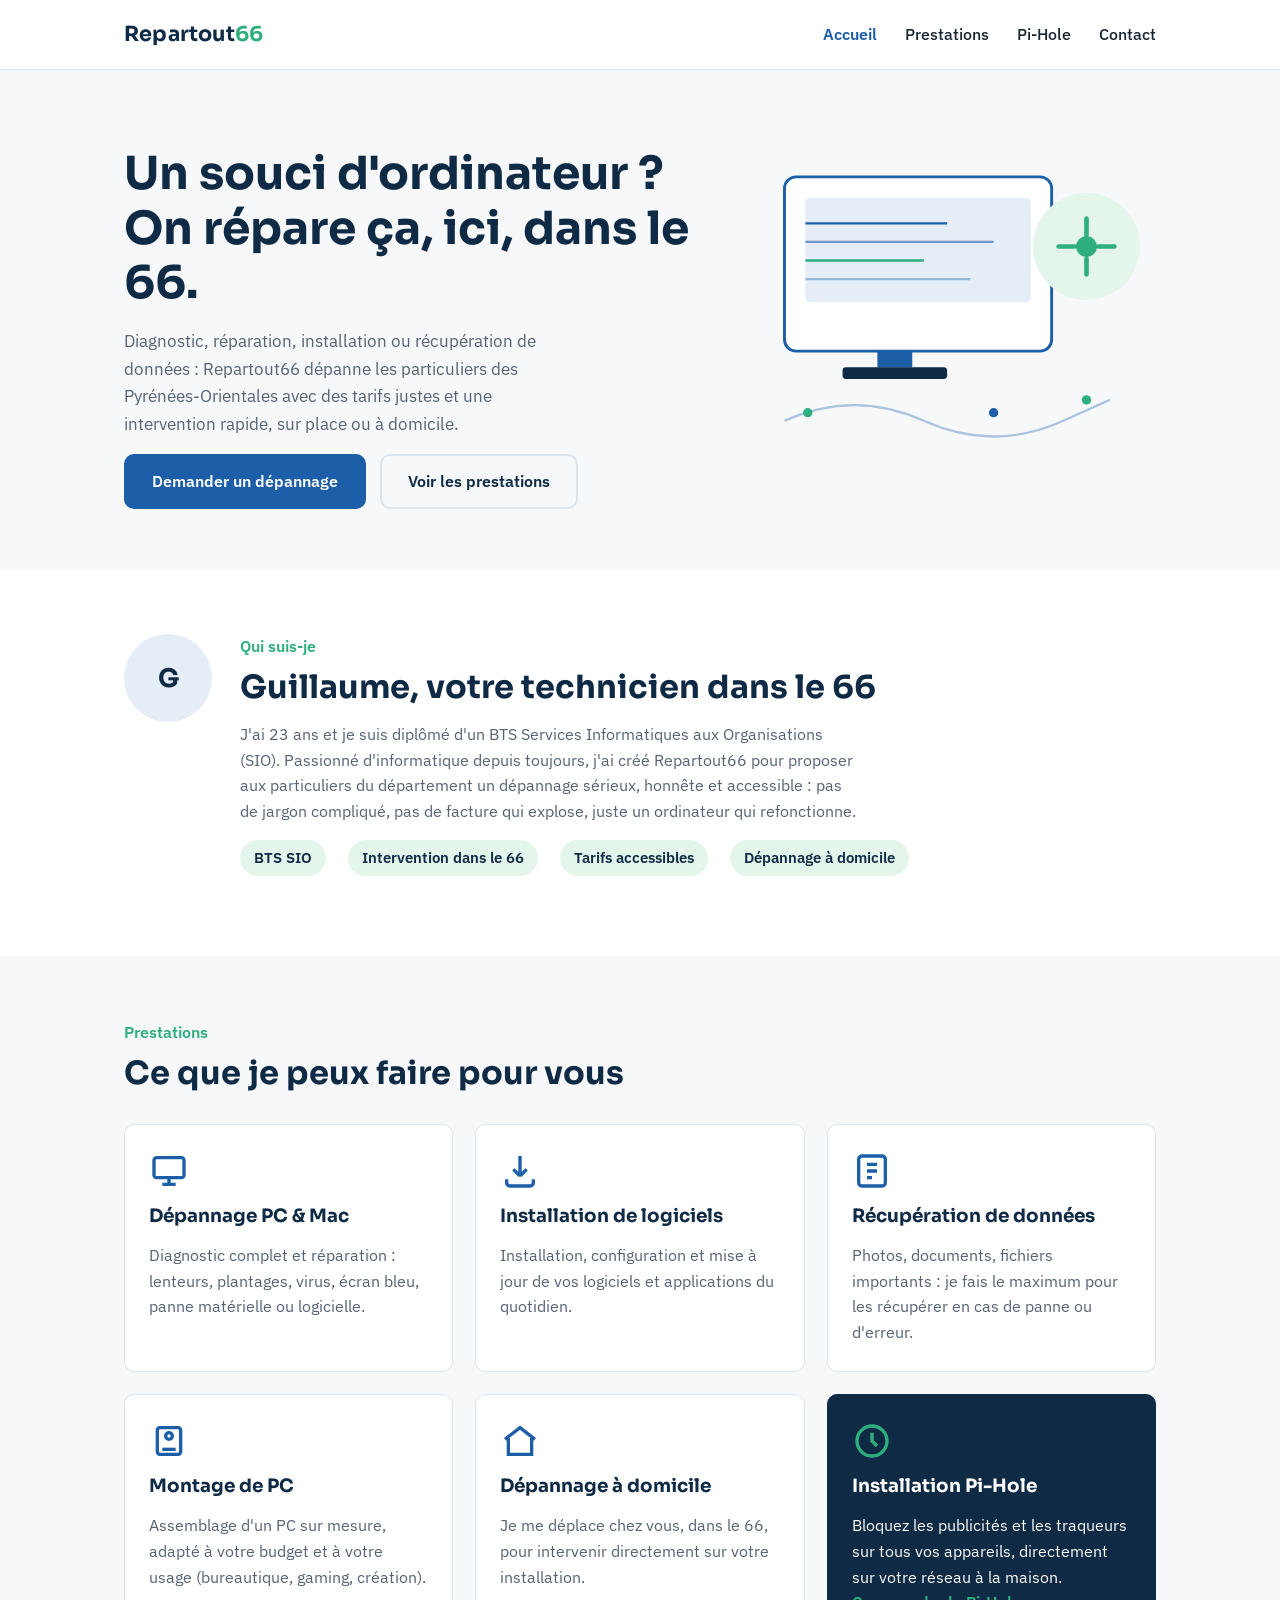
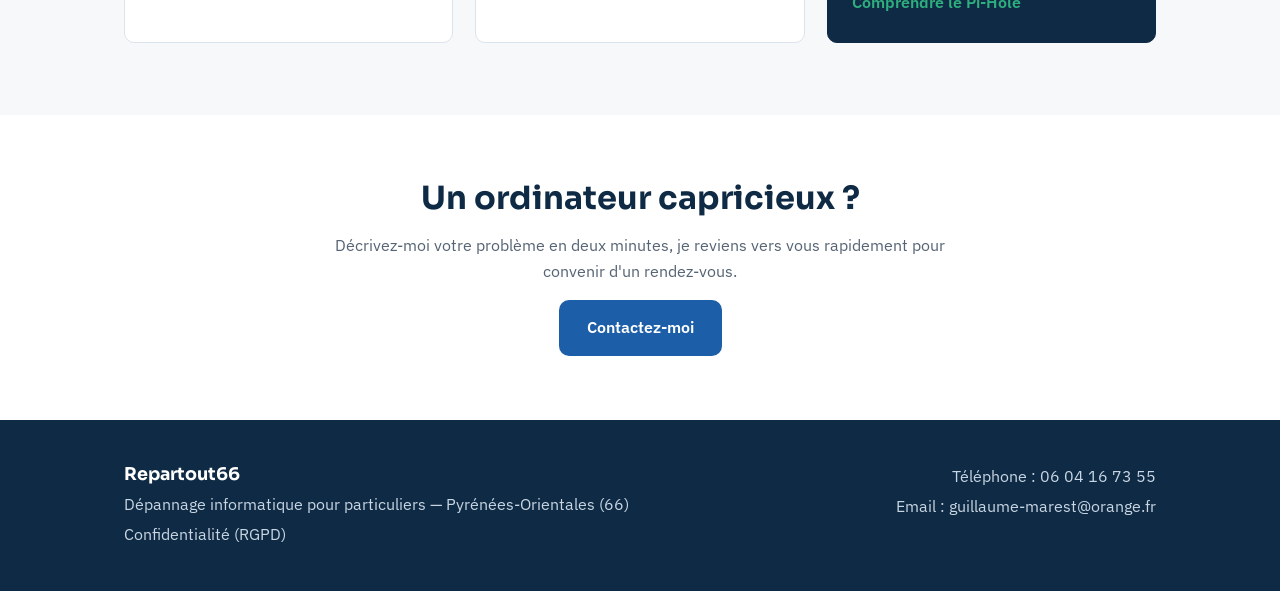
<file: index.html>
<!doctype html>
<html lang="fr">
<head>
<meta charset="UTF-8">
<meta name="viewport" content="width=device-width, initial-scale=1">
<title>Repartout66 — Dépannage informatique dans les Pyrénées-Orientales</title>
<meta name="description" content="Repartout66 : dépannage PC et Mac, installation de logiciels, récupération de données, montage de PC et intervention à domicile dans le 66.">
<link rel="icon" href="data:image/svg+xml,<svg xmlns=%22http://www.w3.org/2000/svg%22 viewBox=%220 0 100 100%22><text y=%22.9em%22 font-size=%2290%22>🛠️</text></svg>">
<link rel="preconnect" href="https://fonts.googleapis.com">
<link rel="preconnect" href="https://fonts.gstatic.com" crossorigin>
<link href="https://fonts.googleapis.com/css2?family=Sora:wght@600;700&family=IBM+Plex+Sans:wght@400;500;600&display=swap" rel="stylesheet">
<link rel="stylesheet" href="style.css">
</head>
<body>

<header class="site-header">
  <div class="container header-inner">
    <a class="logo" href="index.html">Repartout<span>66</span></a>
    <nav>
      <a href="index.html" class="is-active">Accueil</a>
      <a href="index.html#prestations">Prestations</a>
      <a href="pihole.html">Pi-Hole</a>
      <a href="contact.html">Contact</a>
    </nav>
  </div>
</header>

<section class="hero">
  <div class="container hero-inner">
    <div class="hero-text">
      <h1>Un souci d'ordinateur&nbsp;?<br>On répare ça, ici, dans le 66.</h1>
      <p class="lead">Diagnostic, réparation, installation ou récupération de données : Repartout66 dépanne les particuliers des Pyrénées-Orientales avec des tarifs justes et une intervention rapide, sur place ou à domicile.</p>
      <div class="hero-actions">
        <a href="contact.html" class="btn btn-primary">Demander un dépannage</a>
        <a href="#prestations" class="btn btn-ghost">Voir les prestations</a>
      </div>
    </div>
    <div class="hero-graphic" aria-hidden="true">
      <svg viewBox="0 0 360 320" xmlns="http://www.w3.org/2000/svg">
        <rect x="40" y="30" width="230" height="150" rx="10" fill="#FFFFFF" stroke="#1D5EA8" stroke-width="2.5"/>
        <rect x="58" y="48" width="194" height="90" rx="4" fill="#E5EEF7"/>
        <line x1="58" y1="70" x2="180" y2="70" stroke="#1D5EA8" stroke-width="2"/>
        <line x1="58" y1="86" x2="220" y2="86" stroke="#1D5EA8" stroke-width="2" opacity=".6"/>
        <line x1="58" y1="102" x2="160" y2="102" stroke="#2FAF7D" stroke-width="2"/>
        <line x1="58" y1="118" x2="200" y2="118" stroke="#1D5EA8" stroke-width="2" opacity=".4"/>
        <rect x="120" y="180" width="30" height="14" fill="#1D5EA8"/>
        <rect x="90" y="194" width="90" height="10" rx="3" fill="#0F2A44"/>
        <circle cx="300" cy="90" r="46" fill="#E4F5EC"/>
        <path d="M300 66v14M300 100v14M276 90h14M310 90h14" stroke="#2FAF7D" stroke-width="4" stroke-linecap="round"/>
        <circle cx="300" cy="90" r="9" fill="#2FAF7D"/>
        <path d="M40 240c40-18 80-18 120 0s80 18 120 0s40-18 40-18" fill="none" stroke="#1D5EA8" stroke-width="2" opacity=".35"/>
        <circle cx="60" cy="233" r="4" fill="#2FAF7D"/>
        <circle cx="220" cy="233" r="4" fill="#1D5EA8"/>
        <circle cx="300" cy="222" r="4" fill="#2FAF7D"/>
      </svg>
    </div>
  </div>
</section>

<section class="about" id="apropos">
  <div class="container about-inner">
    <div class="about-badge">G</div>
    <div>
      <p class="section-tag">Qui suis-je</p>
      <h2>Guillaume, votre technicien dans le 66</h2>
      <p>J'ai 23 ans et je suis diplômé d'un BTS Services Informatiques aux Organisations (SIO). Passionné d'informatique depuis toujours, j'ai créé Repartout66 pour proposer aux particuliers du département un dépannage sérieux, honnête et accessible : pas de jargon compliqué, pas de facture qui explose, juste un ordinateur qui refonctionne.</p>
      <ul class="about-meta">
        <li>BTS SIO</li>
        <li>Intervention dans le 66</li>
        <li>Tarifs accessibles</li>
        <li>Dépannage à domicile</li>
      </ul>
    </div>
  </div>
</section>

<section class="services" id="prestations">
  <div class="container">
    <p class="section-tag">Prestations</p>
    <h2>Ce que je peux faire pour vous</h2>

    <div class="services-grid">
      <article class="service-card">
        <svg class="icon" viewBox="0 0 24 24" fill="none" stroke="currentColor" stroke-width="2"><rect x="3" y="4" width="18" height="12" rx="1.5"/><path d="M8 20h8M12 16v4"/></svg>
        <h3>Dépannage PC &amp; Mac</h3>
        <p>Diagnostic complet et réparation : lenteurs, plantages, virus, écran bleu, panne matérielle ou logicielle.</p>
      </article>

      <article class="service-card">
        <svg class="icon" viewBox="0 0 24 24" fill="none" stroke="currentColor" stroke-width="2"><path d="M12 3v12m0 0l-4-4m4 4l4-4"/><path d="M4 17v2a2 2 0 002 2h12a2 2 0 002-2v-2"/></svg>
        <h3>Installation de logiciels</h3>
        <p>Installation, configuration et mise à jour de vos logiciels et applications du quotidien.</p>
      </article>

      <article class="service-card">
        <svg class="icon" viewBox="0 0 24 24" fill="none" stroke="currentColor" stroke-width="2"><rect x="4" y="3" width="16" height="18" rx="2"/><path d="M9 8h6M9 12h6M9 16h3"/></svg>
        <h3>Récupération de données</h3>
        <p>Photos, documents, fichiers importants : je fais le maximum pour les récupérer en cas de panne ou d'erreur.</p>
      </article>

      <article class="service-card">
        <svg class="icon" viewBox="0 0 24 24" fill="none" stroke="currentColor" stroke-width="2"><rect x="5" y="4" width="14" height="16" rx="1.5"/><circle cx="12" cy="9" r="2"/><path d="M8 17h8"/></svg>
        <h3>Montage de PC</h3>
        <p>Assemblage d'un PC sur mesure, adapté à votre budget et à votre usage (bureautique, gaming, création).</p>
      </article>

      <article class="service-card">
        <svg class="icon" viewBox="0 0 24 24" fill="none" stroke="currentColor" stroke-width="2"><path d="M3 11l9-7 9 7"/><path d="M5 10v10h14V10"/></svg>
        <h3>Dépannage à domicile</h3>
        <p>Je me déplace chez vous, dans le 66, pour intervenir directement sur votre installation.</p>
      </article>

      <article class="service-card service-card--highlight">
        <svg class="icon" viewBox="0 0 24 24" fill="none" stroke="currentColor" stroke-width="2"><circle cx="12" cy="12" r="9"/><path d="M12 7v5l3 3"/></svg>
        <h3>Installation Pi-Hole</h3>
        <p>Bloquez les publicités et les traqueurs sur tous vos appareils, directement sur votre réseau à la maison.</p>
        <p><a href="pihole.html">Comprendre le Pi-Hole</a></p>
      </article>
    </div>
  </div>
</section>

<section class="cta">
  <div class="container cta-inner">
    <h2>Un ordinateur capricieux ?</h2>
    <p>Décrivez-moi votre problème en deux minutes, je reviens vers vous rapidement pour convenir d'un rendez-vous.</p>
    <a href="contact.html" class="btn btn-primary">Contactez-moi</a>
  </div>
</section>

<footer class="site-footer">
  <div class="container footer-inner">
    <div>
      <strong>Repartout66</strong>
      <p>Dépannage informatique pour particuliers — Pyrénées-Orientales (66)</p>
      <p><a href="confidentialite.html">Confidentialité (RGPD)</a></p>
    </div>
    <div class="footer-contact">
      <p>Téléphone : <a href="tel:+33604167355">06 04 16 73 55</a></p>
      <p>Email : <a href="mailto:guillaume-marest@orange.fr">guillaume-marest@orange.fr</a></p>
    </div>
  </div>
</footer>

</body>
</html>
</file>
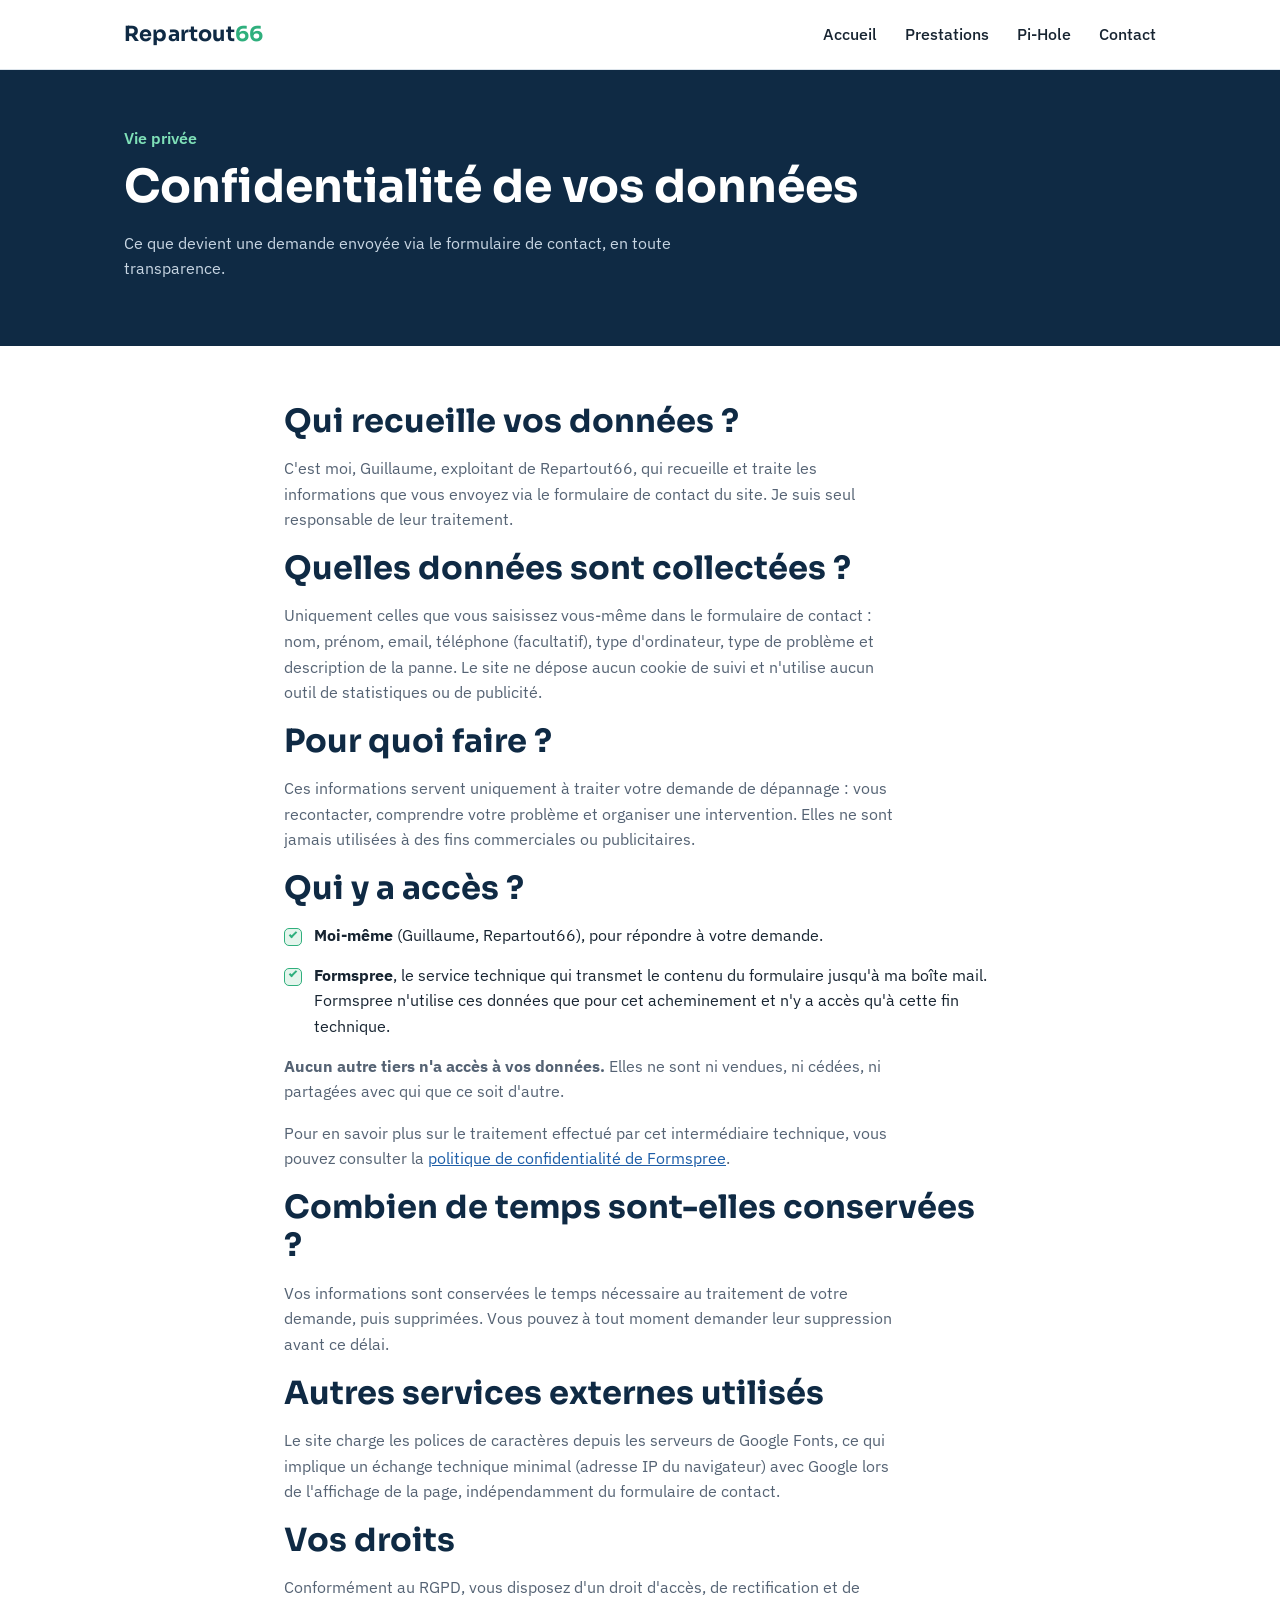
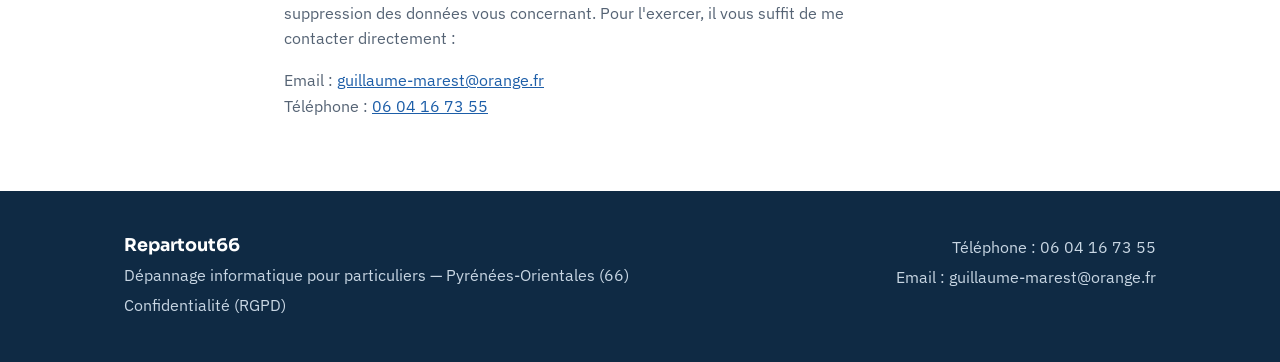
<file: confidentialite.html>
<!doctype html>
<html lang="fr">
<head>
<meta charset="UTF-8">
<meta name="viewport" content="width=device-width, initial-scale=1">
<title>Confidentialité (RGPD) — Repartout66</title>
<meta name="description" content="Politique de confidentialité de Repartout66 : quelles données sont collectées via le formulaire de contact, et qui y a accès.">
<link rel="icon" href="data:image/svg+xml,<svg xmlns=%22http://www.w3.org/2000/svg%22 viewBox=%220 0 100 100%22><text y=%22.9em%22 font-size=%2290%22>🛠️</text></svg>">
<link rel="preconnect" href="https://fonts.googleapis.com">
<link rel="preconnect" href="https://fonts.gstatic.com" crossorigin>
<link href="https://fonts.googleapis.com/css2?family=Sora:wght@600;700&family=IBM+Plex+Sans:wght@400;500;600&display=swap" rel="stylesheet">
<link rel="stylesheet" href="style.css">
</head>
<body>

<header class="site-header">
  <div class="container header-inner">
    <a class="logo" href="index.html">Repartout<span>66</span></a>
    <nav>
      <a href="index.html">Accueil</a>
      <a href="index.html#prestations">Prestations</a>
      <a href="pihole.html">Pi-Hole</a>
      <a href="contact.html">Contact</a>
    </nav>
  </div>
</header>

<section class="page-hero">
  <div class="container">
    <p class="section-tag" style="color:#7FE0B8">Vie privée</p>
    <h1>Confidentialité de vos données</h1>
    <p>Ce que devient une demande envoyée via le formulaire de contact, en toute transparence.</p>
  </div>
</section>

<section class="content-block">
  <div class="container" style="max-width:760px">
    <h2>Qui recueille vos données ?</h2>
    <p>C'est moi, Guillaume, exploitant de Repartout66, qui recueille et traite les informations que vous envoyez via le formulaire de contact du site. Je suis seul responsable de leur traitement.</p>

    <h2>Quelles données sont collectées ?</h2>
    <p>Uniquement celles que vous saisissez vous-même dans le formulaire de contact : nom, prénom, email, téléphone (facultatif), type d'ordinateur, type de problème et description de la panne. Le site ne dépose aucun cookie de suivi et n'utilise aucun outil de statistiques ou de publicité.</p>

    <h2>Pour quoi faire ?</h2>
    <p>Ces informations servent uniquement à traiter votre demande de dépannage : vous recontacter, comprendre votre problème et organiser une intervention. Elles ne sont jamais utilisées à des fins commerciales ou publicitaires.</p>

    <h2>Qui y a accès ?</h2>
    <ul class="check-list">
      <li><strong>Moi-même</strong> (Guillaume, Repartout66), pour répondre à votre demande.</li>
      <li><strong>Formspree</strong>, le service technique qui transmet le contenu du formulaire jusqu'à ma boîte mail. Formspree n'utilise ces données que pour cet acheminement et n'y a accès qu'à cette fin technique.</li>
    </ul>
    <p><strong>Aucun autre tiers n'a accès à vos données.</strong> Elles ne sont ni vendues, ni cédées, ni partagées avec qui que ce soit d'autre.</p>
    <p>Pour en savoir plus sur le traitement effectué par cet intermédiaire technique, vous pouvez consulter la <a href="https://formspree.io/legal/privacy-policy/" target="_blank" rel="noopener">politique de confidentialité de Formspree</a>.</p>

    <h2>Combien de temps sont-elles conservées ?</h2>
    <p>Vos informations sont conservées le temps nécessaire au traitement de votre demande, puis supprimées. Vous pouvez à tout moment demander leur suppression avant ce délai.</p>

    <h2>Autres services externes utilisés</h2>
    <p>Le site charge les polices de caractères depuis les serveurs de Google Fonts, ce qui implique un échange technique minimal (adresse IP du navigateur) avec Google lors de l'affichage de la page, indépendamment du formulaire de contact.</p>

    <h2>Vos droits</h2>
    <p>Conformément au RGPD, vous disposez d'un droit d'accès, de rectification et de suppression des données vous concernant. Pour l'exercer, il vous suffit de me contacter directement :</p>
    <p>Email : <a href="mailto:guillaume-marest@orange.fr">guillaume-marest@orange.fr</a><br>
    Téléphone : <a href="tel:+33604167355">06 04 16 73 55</a></p>
  </div>
</section>

<footer class="site-footer">
  <div class="container footer-inner">
    <div>
      <strong>Repartout66</strong>
      <p>Dépannage informatique pour particuliers — Pyrénées-Orientales (66)</p>
      <p><a href="confidentialite.html">Confidentialité (RGPD)</a></p>
    </div>
    <div class="footer-contact">
      <p>Téléphone : <a href="tel:+33604167355">06 04 16 73 55</a></p>
      <p>Email : <a href="mailto:guillaume-marest@orange.fr">guillaume-marest@orange.fr</a></p>
    </div>
  </div>
</footer>

</body>
</html>
</file>
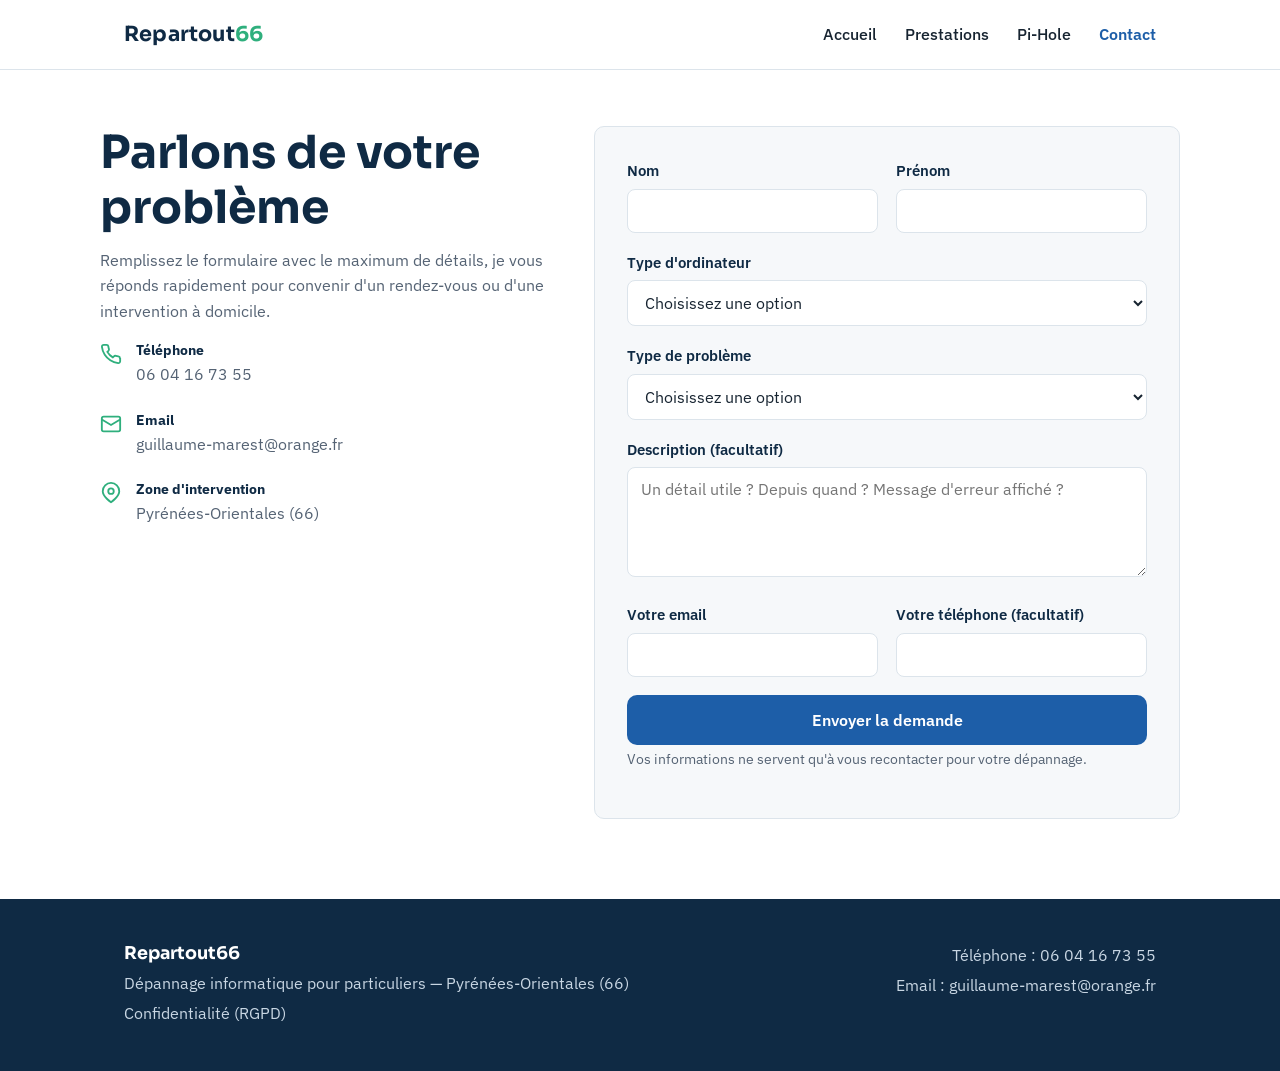
<file: contact.html>
<!doctype html>
<html lang="fr">
<head>
<meta charset="UTF-8">
<meta name="viewport" content="width=device-width, initial-scale=1">
<title>Contact — Repartout66</title>
<meta name="description" content="Contactez Repartout66 pour un dépannage informatique dans les Pyrénées-Orientales.">
<link rel="icon" href="data:image/svg+xml,<svg xmlns=%22http://www.w3.org/2000/svg%22 viewBox=%220 0 100 100%22><text y=%22.9em%22 font-size=%2290%22>🛠️</text></svg>">
<link rel="preconnect" href="https://fonts.googleapis.com">
<link rel="preconnect" href="https://fonts.gstatic.com" crossorigin>
<link href="https://fonts.googleapis.com/css2?family=Sora:wght@600;700&family=IBM+Plex+Sans:wght@400;500;600&display=swap" rel="stylesheet">
<link rel="stylesheet" href="style.css">
</head>
<body>

<header class="site-header">
  <div class="container header-inner">
    <a class="logo" href="index.html">Repartout<span>66</span></a>
    <nav>
      <a href="index.html">Accueil</a>
      <a href="index.html#prestations">Prestations</a>
      <a href="pihole.html">Pi-Hole</a>
      <a href="contact.html" class="is-active">Contact</a>
    </nav>
  </div>
</header>

<div class="container contact-wrap">
  <div class="contact-info">
    <h1>Parlons de votre problème</h1>
    <p>Remplissez le formulaire avec le maximum de détails, je vous réponds rapidement pour convenir d'un rendez-vous ou d'une intervention à domicile.</p>

    <div class="contact-detail">
      <svg class="icon" viewBox="0 0 24 24" fill="none" stroke="currentColor" stroke-width="2"><path d="M22 16.9v3a2 2 0 01-2.2 2 19.8 19.8 0 01-8.6-3.1 19.5 19.5 0 01-6-6A19.8 19.8 0 012.1 4.2 2 2 0 014.1 2h3a2 2 0 012 1.7c.1.9.3 1.8.6 2.7a2 2 0 01-.5 2.1L8 9.7a16 16 0 006 6l1.2-1.2a2 2 0 012.1-.5c.9.3 1.8.5 2.7.6a2 2 0 011.7 2z"/></svg>
      <div><strong>Téléphone</strong><a href="tel:+33604167355">06 04 16 73 55</a></div>
    </div>

    <div class="contact-detail">
      <svg class="icon" viewBox="0 0 24 24" fill="none" stroke="currentColor" stroke-width="2"><rect x="2" y="4" width="20" height="16" rx="2"/><path d="M2 7l10 6 10-6"/></svg>
      <div><strong>Email</strong><a href="mailto:guillaume-marest@orange.fr">guillaume-marest@orange.fr</a></div>
    </div>

    <div class="contact-detail">
      <svg class="icon" viewBox="0 0 24 24" fill="none" stroke="currentColor" stroke-width="2"><path d="M21 10c0 6-9 12-9 12s-9-6-9-12a9 9 0 0118 0z"/><circle cx="12" cy="10" r="3"/></svg>
      <div><strong>Zone d'intervention</strong><span>Pyrénées-Orientales (66)</span></div>
    </div>
  </div>

  <div class="form-card">
    <p class="form-success" id="form-success">Merci, votre demande a bien été envoyée ! Je reviens vers vous rapidement.</p>

    <form id="contact-form" action="https://formspree.io/f/mrpbbzpk" method="POST">
      <div class="form-row">
        <div class="field">
          <label for="nom">Nom</label>
          <input type="text" id="nom" name="Nom" required>
        </div>
        <div class="field">
          <label for="prenom">Prénom</label>
          <input type="text" id="prenom" name="Prénom" required>
        </div>
      </div>

      <div class="field">
        <label for="ordinateur">Type d'ordinateur</label>
        <select id="ordinateur" name="Type d'ordinateur" required>
          <option value="" disabled selected>Choisissez une option</option>
          <option>PC Windows</option>
          <option>Mac</option>
          <option>Linux</option>
          <option>Je ne sais pas</option>
          <option>Autre</option>
        </select>
      </div>

      <div class="field">
        <label for="probleme">Type de problème</label>
        <select id="probleme" name="Type de problème" required>
          <option value="" disabled selected>Choisissez une option</option>
          <option>L'ordinateur ne démarre plus</option>
          <option>Lenteur</option>
          <option>Virus / logiciel malveillant</option>
          <option>Écran cassé ou endommagé</option>
          <option>Installation de logiciel</option>
          <option>Récupération de données</option>
          <option>Montage de PC</option>
          <option>Installation Pi-Hole</option>
          <option>Autre</option>
        </select>
      </div>

      <div class="field">
        <label for="description">Description (facultatif)</label>
        <textarea id="description" name="Description" placeholder="Un détail utile ? Depuis quand ? Message d'erreur affiché ?"></textarea>
      </div>

      <div class="form-row">
        <div class="field">
          <label for="email">Votre email</label>
          <input type="email" id="email" name="Email" required>
        </div>
        <div class="field">
          <label for="telephone">Votre téléphone (facultatif)</label>
          <input type="tel" id="telephone" name="Téléphone">
        </div>
      </div>

      <button type="submit" class="btn btn-primary btn-block">Envoyer la demande</button>
      <p class="form-note">Vos informations ne servent qu'à vous recontacter pour votre dépannage.</p>
    </form>
  </div>
</div>

<footer class="site-footer">
  <div class="container footer-inner">
    <div>
      <strong>Repartout66</strong>
      <p>Dépannage informatique pour particuliers — Pyrénées-Orientales (66)</p>
      <p><a href="confidentialite.html">Confidentialité (RGPD)</a></p>
    </div>
    <div class="footer-contact">
      <p>Téléphone : <a href="tel:+33604167355">06 04 16 73 55</a></p>
      <p>Email : <a href="mailto:guillaume-marest@orange.fr">guillaume-marest@orange.fr</a></p>
    </div>
  </div>
</footer>

<script>
  const form = document.getElementById('contact-form');
  const success = document.getElementById('form-success');
  form.addEventListener('submit', async (e) => {
    e.preventDefault();
    const data = new FormData(form);
    try {
      const response = await fetch(form.action, {
        method: 'POST',
        body: data,
        headers: { 'Accept': 'application/json' }
      });
      if (response.ok) {
        success.style.display = 'block';
        form.reset();
        success.scrollIntoView({ behavior: 'smooth', block: 'center' });
      } else {
        alert("L'envoi a échoué. Vous pouvez aussi me contacter directement par téléphone ou email.");
      }
    } catch (err) {
      alert("L'envoi a échoué. Vérifiez votre connexion, ou contactez-moi directement par téléphone ou email.");
    }
  });
</script>

</body>
</html>
</file>
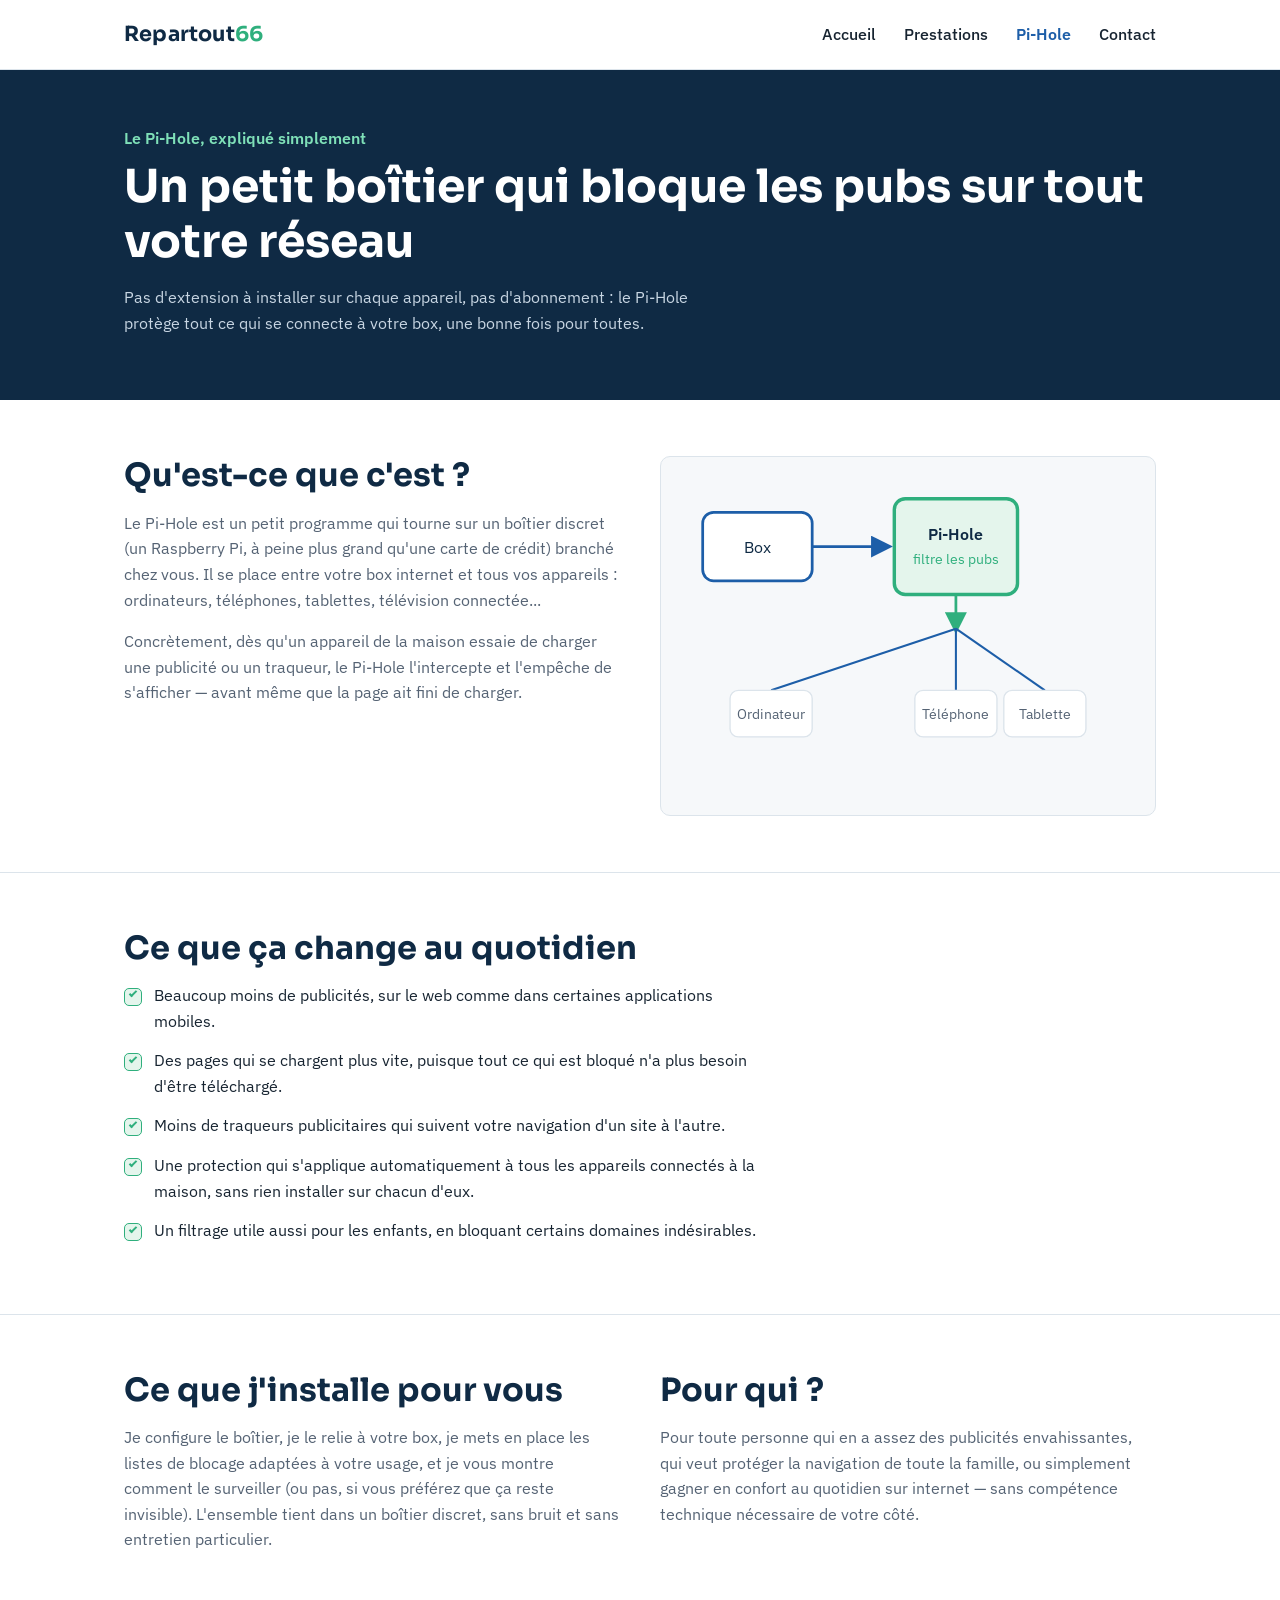
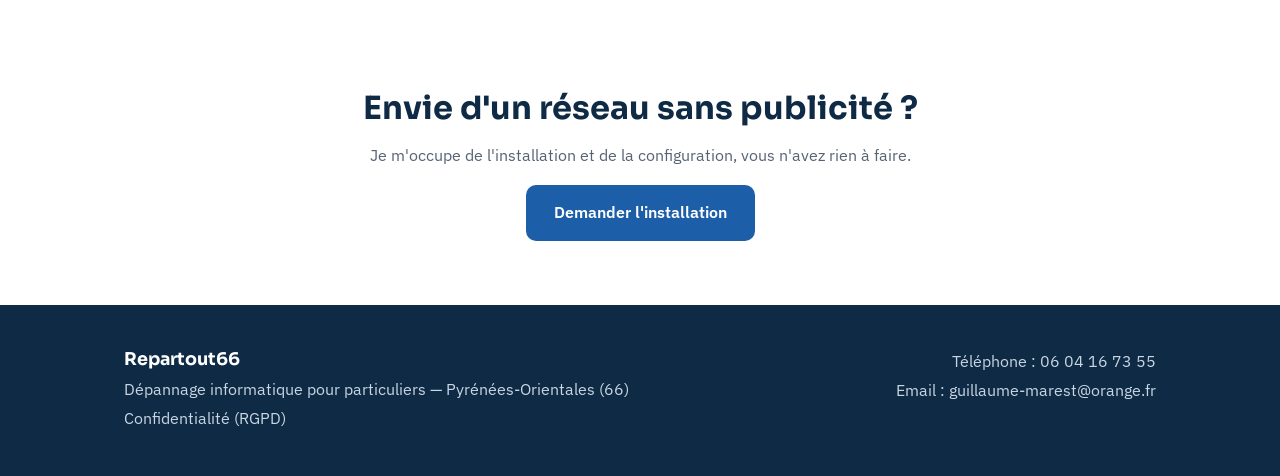
<file: pihole.html>
<!doctype html>
<html lang="fr">
<head>
<meta charset="UTF-8">
<meta name="viewport" content="width=device-width, initial-scale=1">
<title>Pi-Hole : bloquez les pubs sur tout votre réseau — Repartout66</title>
<meta name="description" content="Qu'est-ce qu'un Pi-Hole et à quoi ça sert ? Explication simple et service d'installation par Repartout66, dans le 66.">
<link rel="icon" href="data:image/svg+xml,<svg xmlns=%22http://www.w3.org/2000/svg%22 viewBox=%220 0 100 100%22><text y=%22.9em%22 font-size=%2290%22>🛠️</text></svg>">
<link rel="preconnect" href="https://fonts.googleapis.com">
<link rel="preconnect" href="https://fonts.gstatic.com" crossorigin>
<link href="https://fonts.googleapis.com/css2?family=Sora:wght@600;700&family=IBM+Plex+Sans:wght@400;500;600&display=swap" rel="stylesheet">
<link rel="stylesheet" href="style.css">
</head>
<body>

<header class="site-header">
  <div class="container header-inner">
    <a class="logo" href="index.html">Repartout<span>66</span></a>
    <nav>
      <a href="index.html">Accueil</a>
      <a href="index.html#prestations">Prestations</a>
      <a href="pihole.html" class="is-active">Pi-Hole</a>
      <a href="contact.html">Contact</a>
    </nav>
  </div>
</header>

<section class="page-hero">
  <div class="container">
    <p class="section-tag" style="color:#7FE0B8">Le Pi-Hole, expliqué simplement</p>
    <h1>Un petit boîtier qui bloque les pubs sur tout votre réseau</h1>
    <p>Pas d'extension à installer sur chaque appareil, pas d'abonnement : le Pi-Hole protège tout ce qui se connecte à votre box, une bonne fois pour toutes.</p>
  </div>
</section>

<section class="content-block">
  <div class="container two-col">
    <div>
      <h2>Qu'est-ce que c'est ?</h2>
      <p>Le Pi-Hole est un petit programme qui tourne sur un boîtier discret (un Raspberry Pi, à peine plus grand qu'une carte de crédit) branché chez vous. Il se place entre votre box internet et tous vos appareils : ordinateurs, téléphones, tablettes, télévision connectée...</p>
      <p>Concrètement, dès qu'un appareil de la maison essaie de charger une publicité ou un traqueur, le Pi-Hole l'intercepte et l'empêche de s'afficher — avant même que la page ait fini de charger.</p>
    </div>
    <div class="diagram">
      <svg viewBox="0 0 320 220" xmlns="http://www.w3.org/2000/svg">
        <rect x="10" y="20" width="80" height="50" rx="8" fill="#FFFFFF" stroke="#1D5EA8" stroke-width="2"/>
        <text x="50" y="50" text-anchor="middle" font-family="IBM Plex Sans" font-size="12" fill="#0F2A44">Box</text>
        <path d="M90 45h55" stroke="#1D5EA8" stroke-width="2" fill="none" marker-end="url(#arrow)"/>
        <rect x="150" y="10" width="90" height="70" rx="8" fill="#E4F5EC" stroke="#2FAF7D" stroke-width="2.5"/>
        <text x="195" y="40" text-anchor="middle" font-family="IBM Plex Sans" font-weight="600" font-size="12" fill="#0F2A44">Pi-Hole</text>
        <text x="195" y="58" text-anchor="middle" font-family="IBM Plex Sans" font-size="10" fill="#2FAF7D">filtre les pubs</text>
        <path d="M195 80v25" stroke="#2FAF7D" stroke-width="2" fill="none" marker-end="url(#arrow-g)"/>
        <line x1="195" y1="105" x2="60" y2="150" stroke="#1D5EA8" stroke-width="1.5"/>
        <line x1="195" y1="105" x2="195" y2="150" stroke="#1D5EA8" stroke-width="1.5"/>
        <line x1="195" y1="105" x2="330" y2="150" stroke="#1D5EA8" stroke-width="1.5" opacity="0"/>
        <line x1="195" y1="105" x2="260" y2="150" stroke="#1D5EA8" stroke-width="1.5"/>
        <g font-family="IBM Plex Sans" font-size="10" fill="#556374">
          <rect x="30" y="150" width="60" height="34" rx="6" fill="#FFFFFF" stroke="#DCE4EB"/>
          <text x="60" y="171" text-anchor="middle">Ordinateur</text>
          <rect x="165" y="150" width="60" height="34" rx="6" fill="#FFFFFF" stroke="#DCE4EB"/>
          <text x="195" y="171" text-anchor="middle">Téléphone</text>
          <rect x="230" y="150" width="60" height="34" rx="6" fill="#FFFFFF" stroke="#DCE4EB"/>
          <text x="260" y="171" text-anchor="middle">Tablette</text>
        </g>
        <defs>
          <marker id="arrow" markerWidth="8" markerHeight="8" refX="6" refY="4" orient="auto"><path d="M0 0l8 4-8 4z" fill="#1D5EA8"/></marker>
          <marker id="arrow-g" markerWidth="8" markerHeight="8" refX="6" refY="4" orient="auto"><path d="M0 0l8 4-8 4z" fill="#2FAF7D"/></marker>
        </defs>
      </svg>
    </div>
  </div>
</section>

<section class="content-block">
  <div class="container">
    <h2>Ce que ça change au quotidien</h2>
    <ul class="check-list" style="max-width:640px">
      <li>Beaucoup moins de publicités, sur le web comme dans certaines applications mobiles.</li>
      <li>Des pages qui se chargent plus vite, puisque tout ce qui est bloqué n'a plus besoin d'être téléchargé.</li>
      <li>Moins de traqueurs publicitaires qui suivent votre navigation d'un site à l'autre.</li>
      <li>Une protection qui s'applique automatiquement à tous les appareils connectés à la maison, sans rien installer sur chacun d'eux.</li>
      <li>Un filtrage utile aussi pour les enfants, en bloquant certains domaines indésirables.</li>
    </ul>
  </div>
</section>

<section class="content-block">
  <div class="container two-col">
    <div>
      <h2>Ce que j'installe pour vous</h2>
      <p>Je configure le boîtier, je le relie à votre box, je mets en place les listes de blocage adaptées à votre usage, et je vous montre comment le surveiller (ou pas, si vous préférez que ça reste invisible). L'ensemble tient dans un boîtier discret, sans bruit et sans entretien particulier.</p>
    </div>
    <div>
      <h2>Pour qui ?</h2>
      <p>Pour toute personne qui en a assez des publicités envahissantes, qui veut protéger la navigation de toute la famille, ou simplement gagner en confort au quotidien sur internet — sans compétence technique nécessaire de votre côté.</p>
    </div>
  </div>
</section>

<section class="cta">
  <div class="container cta-inner">
    <h2>Envie d'un réseau sans publicité ?</h2>
    <p>Je m'occupe de l'installation et de la configuration, vous n'avez rien à faire.</p>
    <a href="contact.html" class="btn btn-primary">Demander l'installation</a>
  </div>
</section>

<footer class="site-footer">
  <div class="container footer-inner">
    <div>
      <strong>Repartout66</strong>
      <p>Dépannage informatique pour particuliers — Pyrénées-Orientales (66)</p>
      <p><a href="confidentialite.html">Confidentialité (RGPD)</a></p>
    </div>
    <div class="footer-contact">
      <p>Téléphone : <a href="tel:+33604167355">06 04 16 73 55</a></p>
      <p>Email : <a href="mailto:guillaume-marest@orange.fr">guillaume-marest@orange.fr</a></p>
    </div>
  </div>
</footer>

</body>
</html>
</file>
<file: style.css>
/* ==========================================================================
   Repartout66 — feuille de style
   Palette : bleu (confiance / tech), vert (accent / disponibilité), blanc
   ========================================================================== */

:root {
  --blue-deep: #0F2A44;
  --blue: #1D5EA8;
  --blue-soft: #E5EEF7;
  --green: #2FAF7D;
  --green-soft: #E4F5EC;
  --white: #FFFFFF;
  --off-white: #F6F8FA;
  --text: #172431;
  --text-muted: #556374;
  --border: #DCE4EB;

  --font-head: "Sora", "Segoe UI", sans-serif;
  --font-body: "IBM Plex Sans", "Segoe UI", sans-serif;

  --radius: 10px;
  --container: 1080px;
}

*, *::before, *::after { box-sizing: border-box; }

html { scroll-behavior: smooth; }

body {
  margin: 0;
  font-family: var(--font-body);
  color: var(--text);
  background: var(--white);
  line-height: 1.6;
}

img, svg { max-width: 100%; display: block; }

.container {
  width: 100%;
  max-width: var(--container);
  margin: 0 auto;
  padding: 0 24px;
}

h1, h2, h3 {
  font-family: var(--font-head);
  color: var(--blue-deep);
  line-height: 1.2;
  margin: 0 0 16px;
}

h1 { font-size: clamp(2rem, 4vw, 2.85rem); }
h2 { font-size: clamp(1.5rem, 3vw, 2rem); }
h3 { font-size: 1.15rem; }

p { margin: 0 0 16px; color: var(--text-muted); max-width: 62ch; }

a { color: var(--blue); }

.section-tag {
  color: var(--green);
  font-weight: 600;
  margin: 0 0 8px;
}

/* ---------- boutons ---------- */

.btn {
  display: inline-block;
  padding: 13px 26px;
  border-radius: var(--radius);
  font-weight: 600;
  text-decoration: none;
  border: 2px solid transparent;
  font-family: var(--font-body);
  font-size: 1rem;
  cursor: pointer;
  transition: transform .15s ease, box-shadow .15s ease;
}

.btn-primary {
  background: var(--blue);
  color: var(--white);
}
.btn-primary:hover { transform: translateY(-2px); box-shadow: 0 8px 20px rgba(29,94,168,.28); }

.btn-ghost {
  background: transparent;
  color: var(--blue-deep);
  border-color: var(--border);
}
.btn-ghost:hover { border-color: var(--blue); color: var(--blue); }

.btn-block { display: block; width: 100%; text-align: center; }

/* ---------- header ---------- */

.site-header {
  border-bottom: 1px solid var(--border);
  background: var(--white);
  position: sticky;
  top: 0;
  z-index: 10;
}

.header-inner {
  display: flex;
  align-items: center;
  justify-content: space-between;
  flex-wrap: wrap;
  gap: 10px;
  padding-top: 18px;
  padding-bottom: 18px;
}

.logo {
  font-family: var(--font-head);
  font-weight: 700;
  font-size: 1.3rem;
  color: var(--blue-deep);
  text-decoration: none;
  letter-spacing: .01em;
}
.logo span { color: var(--green); }

.site-header nav {
  display: flex;
  gap: 28px;
  flex-wrap: wrap;
}

.site-header nav a {
  color: var(--text);
  text-decoration: none;
  font-weight: 500;
}
.site-header nav a:hover { color: var(--blue); }
.site-header nav a.is-active { color: var(--blue); font-weight: 600; }

/* ---------- hero ---------- */

.hero { padding: 72px 0 56px; background: var(--off-white); }

.hero-inner {
  display: grid;
  grid-template-columns: 1.15fr 0.85fr;
  gap: 48px;
  align-items: center;
}

.hero p.lead { font-size: 1.08rem; max-width: 46ch; }

.hero-actions { display: flex; gap: 14px; flex-wrap: wrap; margin-top: 8px; }

/* ---------- about ---------- */

.about { padding: 64px 0; }

.about-inner {
  display: grid;
  grid-template-columns: auto 1fr;
  gap: 28px;
  align-items: flex-start;
}

.about-badge {
  width: 88px;
  height: 88px;
  border-radius: 50%;
  background: var(--blue-soft);
  color: var(--blue-deep);
  font-family: var(--font-head);
  font-weight: 700;
  font-size: 1.6rem;
  display: flex;
  align-items: center;
  justify-content: center;
  flex-shrink: 0;
}

.about-meta {
  display: flex;
  gap: 22px;
  flex-wrap: wrap;
  margin-top: 12px;
  padding: 0;
  list-style: none;
}
.about-meta li {
  font-size: .92rem;
  color: var(--blue-deep);
  background: var(--green-soft);
  padding: 6px 14px;
  border-radius: 999px;
  font-weight: 600;
}

/* ---------- services ---------- */

.services { padding: 64px 0 72px; background: var(--off-white); }

.services-grid {
  display: grid;
  grid-template-columns: repeat(3, 1fr);
  gap: 22px;
  margin-top: 32px;
}

.service-card {
  background: var(--white);
  border: 1px solid var(--border);
  border-radius: var(--radius);
  padding: 26px 24px;
}

.service-card .icon {
  width: 40px;
  height: 40px;
  color: var(--blue);
  margin-bottom: 14px;
}

.service-card p { margin-bottom: 0; }

.service-card--highlight {
  background: var(--blue-deep);
  border-color: var(--blue-deep);
}
.service-card--highlight h3,
.service-card--highlight p { color: var(--white); }
.service-card--highlight .icon { color: var(--green); }
.service-card--highlight a {
  color: var(--green);
  font-weight: 600;
  text-decoration: none;
}
.service-card--highlight a:hover { text-decoration: underline; }

/* ---------- cta ---------- */

.cta {
  padding: 64px 0;
  text-align: center;
}
.cta p { margin-left: auto; margin-right: auto; }

/* ---------- pihole page ---------- */

.page-hero {
  padding: 56px 0 48px;
  background: var(--blue-deep);
  color: var(--white);
}
.page-hero h1 { color: var(--white); }
.page-hero p { color: #C8D6E3; max-width: 60ch; }

.content-block { padding: 56px 0; }
.content-block + .content-block { border-top: 1px solid var(--border); }

.two-col {
  display: grid;
  grid-template-columns: 1fr 1fr;
  gap: 40px;
  align-items: start;
}

.check-list { list-style: none; padding: 0; margin: 0; }
.check-list li {
  position: relative;
  padding-left: 30px;
  margin-bottom: 14px;
  color: var(--text);
}
.check-list li::before {
  content: "";
  position: absolute;
  left: 0; top: 5px;
  width: 18px; height: 18px;
  border-radius: 5px;
  background: var(--green-soft);
  border: 1.5px solid var(--green);
}
.check-list li::after {
  content: "";
  position: absolute;
  left: 5px; top: 8.5px;
  width: 8px; height: 4px;
  border-left: 2px solid var(--green);
  border-bottom: 2px solid var(--green);
  transform: rotate(-45deg);
}

.diagram {
  background: var(--off-white);
  border: 1px solid var(--border);
  border-radius: var(--radius);
  padding: 28px;
}

/* ---------- contact ---------- */

.contact-wrap {
  display: grid;
  grid-template-columns: 1fr 1.3fr;
  gap: 44px;
  padding: 56px 0 80px;
  align-items: flex-start;
}

.contact-info h1 { margin-bottom: 12px; }

.contact-detail {
  display: flex;
  gap: 14px;
  align-items: flex-start;
  margin-bottom: 22px;
}
.contact-detail .icon {
  width: 22px; height: 22px;
  color: var(--green);
  flex-shrink: 0;
  margin-top: 3px;
}
.contact-detail strong { display: block; color: var(--blue-deep); font-size: .85rem; }
.contact-detail a, .contact-detail span { color: var(--text-muted); text-decoration: none; }

.form-card {
  background: var(--off-white);
  border: 1px solid var(--border);
  border-radius: var(--radius);
  padding: 32px;
}

.form-row { display: grid; grid-template-columns: 1fr 1fr; gap: 18px; }

.field { margin-bottom: 18px; }
.field label {
  display: block;
  font-weight: 600;
  font-size: .92rem;
  color: var(--blue-deep);
  margin-bottom: 6px;
}
.field input,
.field select,
.field textarea {
  width: 100%;
  padding: 11px 13px;
  border-radius: 8px;
  border: 1.5px solid var(--border);
  font-family: var(--font-body);
  font-size: .98rem;
  background: var(--white);
  color: var(--text);
}
.field input:focus,
.field select:focus,
.field textarea:focus {
  outline: none;
  border-color: var(--blue);
}
.field textarea { resize: vertical; min-height: 110px; }

.form-note { font-size: .85rem; color: var(--text-muted); margin-top: 4px; }

.form-success {
  display: none;
  background: var(--green-soft);
  border: 1px solid var(--green);
  color: var(--blue-deep);
  padding: 16px 18px;
  border-radius: var(--radius);
  margin-bottom: 20px;
  font-weight: 600;
}

/* ---------- footer ---------- */

.site-footer {
  background: var(--blue-deep);
  color: #C8D6E3;
  padding: 40px 0;
  margin-top: 0;
}
.footer-inner {
  display: flex;
  justify-content: space-between;
  flex-wrap: wrap;
  gap: 24px;
}
.footer-inner strong { color: var(--white); font-family: var(--font-head); font-size: 1.1rem; }
.footer-inner p { color: #C8D6E3; margin: 4px 0; }
.footer-inner a { color: #C8D6E3; text-decoration: none; }
.footer-inner a:hover { color: var(--green); }
.footer-contact { text-align: right; }

/* ---------- responsive ---------- */

@media (max-width: 860px) {
  .hero-inner { grid-template-columns: 1fr; }
  .hero-graphic { order: -1; max-width: 320px; margin: 0 auto; }
  .about-inner { grid-template-columns: 1fr; }
  .services-grid { grid-template-columns: repeat(2, 1fr); }
  .two-col { grid-template-columns: 1fr; }
  .contact-wrap { grid-template-columns: 1fr; }
  .form-row { grid-template-columns: 1fr; }
  .footer-inner { flex-direction: column; text-align: left; }
  .footer-contact { text-align: left; }
}

@media (max-width: 560px) {
  .services-grid { grid-template-columns: 1fr; }
  .site-header nav { gap: 18px; }
}

@media (prefers-reduced-motion: reduce) {
  .btn { transition: none; }
}
</file>
